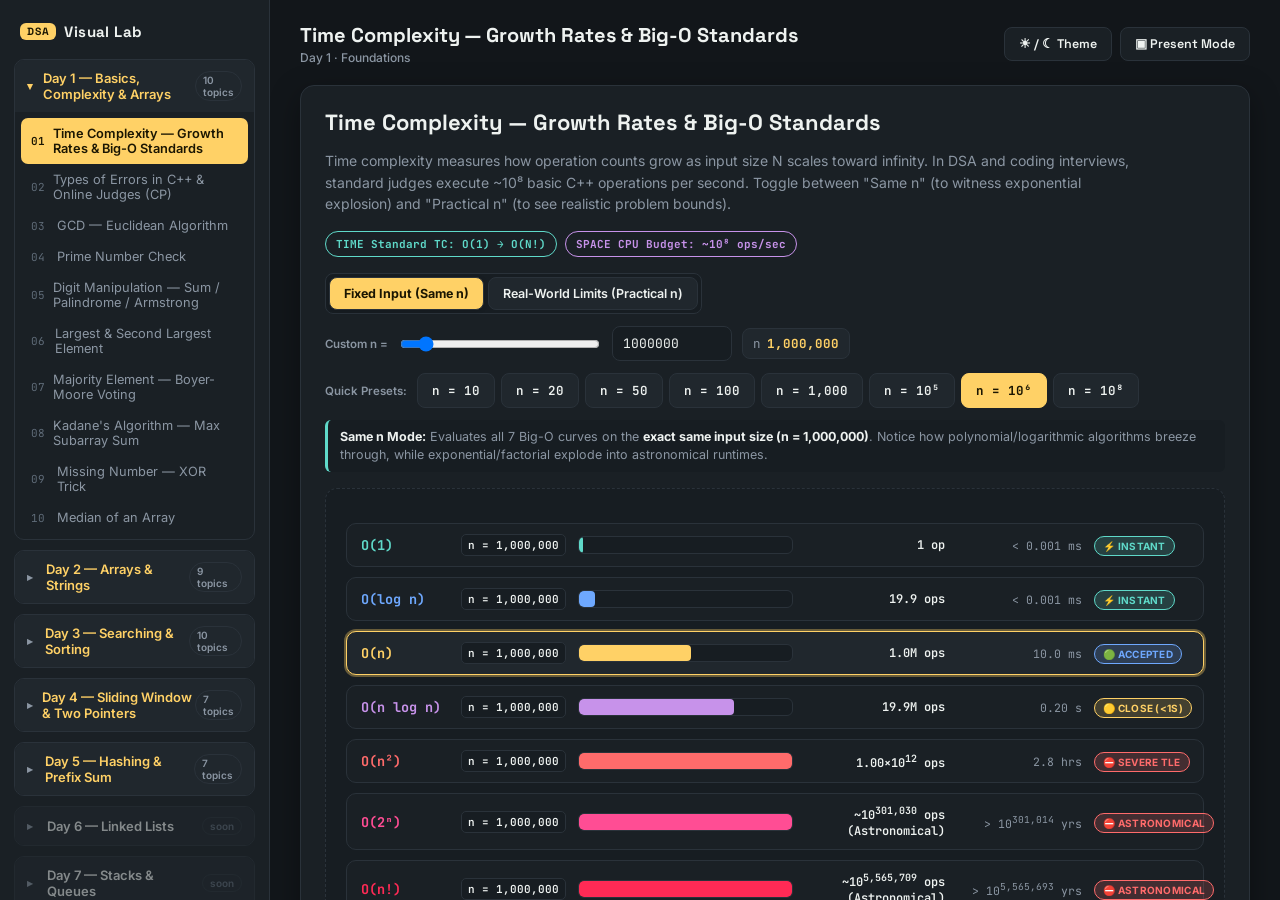
<file: index.html>
<!DOCTYPE html>
<html lang="en" data-theme="dark">
<head>
  <meta charset="UTF-8">
  <meta name="viewport" content="width=device-width, initial-scale=1.0">
  <title>DSA LIVE — Classroom Visual Lab</title>
  <link rel="preconnect" href="https://fonts.googleapis.com">
  <link rel="preconnect" href="https://fonts.gstatic.com" crossorigin>
  <link href="https://fonts.googleapis.com/css2?family=Space+Grotesk:wght@500;600;700&family=Inter:wght@400;500;600;700&family=JetBrains+Mono:wght@400;500;700&display=swap" rel="stylesheet">
  <link rel="stylesheet" href="css/style.css">
</head>
<body>
  <div class="app" id="app">
    <aside class="sidebar" id="sidebar"></aside>
    <main class="main" id="main">
      <header class="topbar">
        <div>
          <h1 id="pageTitle">DSA LIVE</h1>
          <div class="path" id="pagePath">Day 1 · Time Complexity</div>
        </div>
        <div class="topbar-actions">
          <button class="mode-btn" id="themeBtn">☀ / ☾ Theme</button>
          <button class="mode-btn" id="presentBtn">▣ Present Mode</button>
        </div>
      </header>
      <section id="topicRoot"></section>
      <footer class="credits">DSA Visual Lab — expandable classroom tool · built for 9-day / 18-class DSA course</footer>
    </main>
  </div>

  <!-- Core Utilities -->
  <script src="js/utils.js"></script>

  <!-- Day 1 Topic Visualizers -->
  <script src="js/topics/day1/complexity.js"></script>
  <script src="js/topics/day1/errors.js"></script>
  <script src="js/topics/day1/gcd.js"></script>
  <script src="js/topics/day1/prime.js"></script>
  <script src="js/topics/day1/digits.js"></script>
  <script src="js/topics/day1/largest.js"></script>
  <script src="js/topics/day1/majority.js"></script>
  <script src="js/topics/day1/kadane.js"></script>
  <script src="js/topics/day1/missing.js"></script>
  <script src="js/topics/day1/median.js"></script>

  <!-- Day 2 Topic Visualizers -->
  <script src="js/topics/day2/rotate.js"></script>
  <script src="js/topics/day2/reverse.js"></script>
  <script src="js/topics/day2/palindrome.js"></script>
  <script src="js/topics/day2/anagram.js"></script>
  <script src="js/topics/day2/pangram.js"></script>
  <script src="js/topics/day2/isomorphic.js"></script>
  <script src="js/topics/day2/subarrays.js"></script>
  <script src="js/topics/day2/transpose.js"></script>
  <script src="js/topics/day2/set_zero.js"></script>

  <!-- Day 3 Topic Visualizers -->
  <script src="js/topics/day3/linear_search.js"></script>
  <script src="js/topics/day3/binary_search.js"></script>
  <script src="js/topics/day3/peak_element.js"></script>
  <script src="js/topics/day3/count_occurrence.js"></script>
  <script src="js/topics/day3/first_occurrence.js"></script>
  <script src="js/topics/day3/last_occurrence.js"></script>
  <script src="js/topics/day3/rotated_search.js"></script>
  <script src="js/topics/day3/bubble_sort.js"></script>
  <script src="js/topics/day3/selection_sort.js"></script>
  <script src="js/topics/day3/insertion_sort.js"></script>

  <!-- Day 4 Topic Visualizers -->
  <script src="js/topics/day4/max_subarray_k.js"></script>
  <script src="js/topics/day4/longest_distinct.js"></script>
  <script src="js/topics/day4/count_distinct_window.js"></script>
  <script src="js/topics/day4/fruit_basket.js"></script>
  <script src="js/topics/day4/container_water.js"></script>
  <script src="js/topics/day4/sort_01.js"></script>
  <script src="js/topics/day4/two_sum_sorted.js"></script>

  <!-- Day 5 Topic Visualizers -->
  <script src="js/topics/day5/prefix_sum.js"></script>
  <script src="js/topics/day5/max_freq_char.js"></script>
  <script src="js/topics/day5/two_sum.js"></script>
  <script src="js/topics/day5/first_duplicate.js"></script>
  <script src="js/topics/day5/subarray_sum_k.js"></script>
  <script src="js/topics/day5/subarray_div_k.js"></script>
  <script src="js/topics/day5/count_nice_subarrays.js"></script>

  <!-- Course Syllabus Registry -->
  <script src="js/days.js"></script>

  <!-- Application Bootstrap -->
  <script src="js/app.js"></script>

  <!-- Agentation Visual Feedback (Development Only — Never loads or runs in Production) -->
  <script type="module">
    if (typeof window !== 'undefined' && (window.location.hostname === 'localhost' || window.location.hostname === '127.0.0.1')) {
      Promise.all([
        import('https://esm.sh/react@18.3.1'),
        import('https://esm.sh/react-dom@18.3.1/client'),
        import('https://esm.sh/agentation@3?deps=react@18.3.1,react-dom@18.3.1')
      ]).then(([ReactModule, ReactDOMClient, AgentationModule]) => {
        const React = ReactModule.default || ReactModule;
        const { createRoot } = ReactDOMClient;
        const { Agentation } = AgentationModule;
        
        let container = document.getElementById('agentation-root');
        if (!container) {
          container = document.createElement('div');
          container.id = 'agentation-root';
          document.body.appendChild(container);
        }
        createRoot(container).render(React.createElement(Agentation));
      }).catch(() => {});
    }
  </script>
</body>
</html>
</file>
<file: css/style.css>
:root[data-theme="dark"] {
  --bg: #12161a;
  --panel: #1a2025;
  --panel-2: #20272d;
  --stage: #171d22;
  --border: #2a323a;
  --chalk: #eef2f0;
  --muted: #8b96a3;
  --muted-2: #5f6b78;
  --yellow: #ffd166;
  --yellow-ink: #1b1602;
  --teal: #5fd9c9;
  --teal-ink: #04211d;
  --coral: #ff6b6b;
  --coral-ink: #2a0808;
  --blue: #6ea8fe;
  --blue-ink: #081226;
  --purple: #c792ea;
  --purple-ink: #1c0a26;
  --shadow: 0 10px 30px rgba(0, 0, 0, 0.35);
}

:root[data-theme="light"] {
  --bg: #f6f4ee;
  --panel: #ffffff;
  --panel-2: #f1eee3;
  --stage: #fbfaf5;
  --border: #e1dcc9;
  --chalk: #20242a;
  --muted: #655e4d;
  --muted-2: #948c74;
  --yellow: #b5790a;
  --yellow-ink: #fff7e0;
  --teal: #0d8f7f;
  --teal-ink: #e3fbf6;
  --coral: #c4433f;
  --coral-ink: #fdeceb;
  --blue: #2f6fd6;
  --blue-ink: #eaf1ff;
  --purple: #7c48ab;
  --purple-ink: #f5ecfb;
  --shadow: 0 10px 24px rgba(90, 80, 50, 0.12);
}

* {
  box-sizing: border-box;
}

html, body {
  margin: 0;
  padding: 0;
}

body {
  background: var(--bg);
  color: var(--chalk);
  font-family: 'Inter', sans-serif;
  height: 100vh;
  overflow: hidden;
}

code, .mono, .var-v, .var-k, .box-val, .player-count {
  font-family: 'JetBrains Mono', monospace;
}

h1, h2, h3, .brand, .nav-title, .tab-btn, .mode-btn, .pbtn {
  font-family: 'Space Grotesk', sans-serif;
}

/* LAYOUT */
.app {
  display: grid;
  grid-template-columns: 270px 1fr;
  height: 100vh;
}

.app.present {
  grid-template-columns: 0px 1fr;
}

.sidebar {
  background: var(--panel);
  border-right: 1px solid var(--border);
  overflow-y: auto;
  padding: 18px 14px;
  transition: all .25s ease;
}

.app.present .sidebar {
  padding: 0;
  overflow: hidden;
  border-right: none;
}

.main {
  overflow-y: auto;
  padding: 22px 30px 60px;
}

.app.present .main {
  padding: 26px 6vw 60px;
}

.brand {
  font-size: 15px;
  font-weight: 700;
  letter-spacing: .4px;
  color: var(--chalk);
  margin: 4px 6px 18px;
  display: flex;
  align-items: center;
  gap: 8px;
}

.brand-badge {
  background: var(--yellow);
  color: var(--yellow-ink);
  font-size: 10.5px;
  font-weight: 800;
  padding: 2px 7px;
  border-radius: 6px;
  letter-spacing: .8px;
}

.day-block {
  margin-bottom: 10px;
  border: 1px solid var(--border);
  border-radius: 10px;
  overflow: hidden;
  transition: border-color .2s ease;
}

.day-head {
  display: flex;
  align-items: center;
  justify-content: space-between;
  padding: 10px 12px;
  background: var(--panel-2);
  cursor: pointer;
  font-size: 13px;
  font-weight: 600;
  user-select: none;
  transition: background .15s ease, color .15s ease;
}

.day-head:hover {
  background: color-mix(in srgb, var(--yellow) 10%, var(--panel-2));
}

.day-head-title {
  display: flex;
  align-items: center;
  gap: 8px;
}

.day-arrow {
  font-size: 11px;
  color: var(--muted);
  width: 12px;
  display: inline-block;
  transition: color .2s ease;
}

.day-head .badge {
  font-size: 10px;
  padding: 2px 7px;
  border-radius: 20px;
  border: 1px solid var(--border);
  color: var(--muted);
}

.day-block.locked .badge {
  color: var(--muted-2);
}

.day-block.active .day-head {
  color: var(--yellow);
}

.day-block.expanded .day-arrow {
  color: var(--yellow);
}

.day-block:not(.expanded) .topic-list {
  display: none;
}

.topic-list {
  list-style: none;
  margin: 0;
  padding: 6px;
}

.topic-list li {
  padding: 8px 10px;
  border-radius: 7px;
  font-size: 12.8px;
  color: var(--muted);
  cursor: pointer;
  display: flex;
  gap: 8px;
  align-items: center;
}

.topic-list li .num {
  color: var(--muted-2);
  font-family: 'JetBrains Mono', monospace;
  font-size: 11px;
  width: 18px;
}

.topic-list li:hover {
  background: var(--panel-2);
  color: var(--chalk);
}

.topic-list li.active {
  background: var(--yellow);
  color: var(--yellow-ink);
  font-weight: 600;
}

.topic-list li.active .num {
  color: var(--yellow-ink);
}

.day-block.locked {
  opacity: .5;
}

.day-block.locked .topic-list {
  display: none;
}

.day-block.locked .day-head {
  cursor: default;
}

.day-block.locked .day-head:hover {
  background: var(--panel-2);
}

/* TOP BAR */
.topbar {
  display: flex;
  align-items: center;
  justify-content: space-between;
  margin-bottom: 20px;
  gap: 14px;
  flex-wrap: wrap;
}

.topbar h1 {
  font-size: 20px;
  margin: 0;
  font-weight: 700;
}

.topbar .path {
  font-size: 12px;
  color: var(--muted);
  margin-top: 2px;
  font-weight: 500;
}

.topbar-actions {
  display: flex;
  gap: 8px;
}

.mode-btn {
  background: var(--panel);
  border: 1px solid var(--border);
  color: var(--chalk);
  padding: 8px 14px;
  border-radius: 8px;
  font-size: 12.5px;
  font-weight: 600;
  cursor: pointer;
}

.mode-btn.on {
  background: var(--yellow);
  color: var(--yellow-ink);
  border-color: var(--yellow);
}

.mode-btn:hover {
  border-color: var(--yellow);
}

/* TOPIC CARD */
.topic {
  background: var(--panel);
  border: 1px solid var(--border);
  border-radius: 14px;
  padding: 22px 24px;
  box-shadow: var(--shadow);
}

.topic h2 {
  margin: 0 0 4px;
  font-size: 22px;
}

.topic .intuition {
  color: var(--muted);
  font-size: 14px;
  max-width: 820px;
  line-height: 1.55;
  margin-bottom: 16px;
}

.complexity-row {
  display: flex;
  gap: 8px;
  margin-bottom: 16px;
  flex-wrap: wrap;
}

.chip {
  font-size: 11px;
  font-weight: 700;
  padding: 5px 10px;
  border-radius: 20px;
  border: 1px solid var(--border);
  color: var(--muted);
  font-family: 'JetBrains Mono', monospace;
}

.chip.time {
  color: var(--teal);
  border-color: var(--teal);
}

.chip.space {
  color: var(--purple);
  border-color: var(--purple);
}

/* CONTROLS */
.controls {
  display: flex;
  gap: 10px;
  flex-wrap: wrap;
  align-items: center;
  margin-bottom: 16px;
}

.controls input[type=text],
.controls input[type=number] {
  background: var(--stage);
  border: 1px solid var(--border);
  color: var(--chalk);
  padding: 8px 10px;
  border-radius: 8px;
  font-family: 'JetBrains Mono', monospace;
  font-size: 13px;
  width: 150px;
}

.controls .arr-input {
  width: 280px;
}

.controls select {
  background: var(--stage);
  border: 1px solid var(--border);
  color: var(--chalk);
  padding: 8px 10px;
  border-radius: 8px;
  font-size: 12.5px;
}

.controls button {
  background: var(--panel-2);
  border: 1px solid var(--border);
  color: var(--chalk);
  padding: 8px 14px;
  border-radius: 8px;
  font-size: 12.5px;
  font-weight: 600;
  cursor: pointer;
}

.controls button.primary {
  background: var(--teal);
  color: var(--teal-ink);
  border-color: var(--teal);
}

.controls button:hover {
  border-color: var(--yellow);
}

.controls label {
  font-size: 11.5px;
  color: var(--muted);
  font-weight: 600;
}

/* STAGE */
.stage {
  background: var(--stage);
  border: 1px dashed var(--border);
  border-radius: 12px;
  padding: 34px 20px;
  min-height: 190px;
  display: flex;
  flex-direction: column;
  align-items: center;
  justify-content: center;
  gap: 16px;
  margin-bottom: 14px;
}

.boxes {
  display: flex;
  gap: 10px;
  flex-wrap: wrap;
  justify-content: center;
}

.box {
  position: relative;
  min-width: 56px;
  height: 56px;
  border: 2px solid var(--border);
  border-radius: 10px;
  display: flex;
  align-items: center;
  justify-content: center;
  background: var(--panel);
  font-size: 17px;
  font-weight: 700;
  transition: all .25s ease;
}

.box .box-tag {
  position: absolute;
  top: -24px;
  left: 50%;
  transform: translateX(-50%);
  font-size: 11px;
  color: var(--yellow);
  font-weight: 700;
  white-space: nowrap;
}

.box.active {
  border-color: var(--yellow);
  box-shadow: 0 0 0 3px color-mix(in srgb, var(--yellow) 25%, transparent);
  transform: translateY(-3px);
}

.box.compare {
  border-color: var(--blue);
  color: var(--blue);
}

.box.good {
  border-color: var(--teal);
  background: var(--teal-ink);
  color: var(--teal);
}

.box.bad {
  border-color: var(--coral);
  background: var(--coral-ink);
  color: var(--coral);
}

.box.max {
  border-color: var(--yellow);
  background: var(--yellow-ink);
  color: var(--yellow);
}

.box.second {
  border-color: var(--purple);
  background: var(--purple-ink);
  color: var(--purple);
}

.box.dim {
  opacity: .35;
}

.box.range {
  border-style: dashed;
  border-color: var(--teal);
}

.equation {
  font-family: 'JetBrains Mono', monospace;
  font-size: 22px;
  display: flex;
  align-items: center;
  gap: 10px;
  flex-wrap: wrap;
  justify-content: center;
}

.equation .eq-box {
  min-width: 64px;
  padding: 10px 14px;
  border-radius: 10px;
  border: 2px solid var(--border);
  background: var(--panel);
  text-align: center;
}

.equation .op {
  color: var(--muted);
  font-size: 18px;
}

.equation .eq-box.hl {
  border-color: var(--yellow);
  color: var(--yellow);
}

.equation .eq-box.res {
  border-color: var(--teal);
  color: var(--teal);
}

.step-desc {
  font-size: 13.5px;
  color: var(--chalk);
  background: var(--panel-2);
  border-left: 3px solid var(--yellow);
  padding: 9px 14px;
  border-radius: 6px;
  max-width: 720px;
  text-align: center;
}

.decision {
  font-size: 13px;
  color: var(--muted);
  text-align: center;
}

.decision b {
  color: var(--chalk);
}

/* PLAYER */
.player {
  margin-bottom: 16px;
}

.player-row {
  display: flex;
  align-items: center;
  gap: 10px;
  background: var(--panel-2);
  border: 1px solid var(--border);
  border-radius: 10px;
  padding: 8px 12px;
  flex-wrap: wrap;
}

.pbtn {
  background: var(--panel);
  border: 1px solid var(--border);
  color: var(--chalk);
  width: 34px;
  height: 34px;
  border-radius: 8px;
  cursor: pointer;
  font-size: 13px;
}

.pbtn:hover {
  border-color: var(--yellow);
  color: var(--yellow);
}

.pbtn-play {
  width: 40px;
  background: var(--yellow);
  color: var(--yellow-ink);
  border-color: var(--yellow);
}

.player-progress {
  flex: 1;
  display: flex;
  align-items: center;
  gap: 10px;
  min-width: 160px;
}

.player-bar {
  flex: 1;
  height: 6px;
  background: var(--border);
  border-radius: 6px;
  overflow: hidden;
}

.player-fill {
  height: 100%;
  background: var(--yellow);
  width: 0%;
  transition: width .2s;
}

.player-count {
  font-size: 11.5px;
  color: var(--muted);
  white-space: nowrap;
}

.player-speed {
  display: flex;
  align-items: center;
  gap: 6px;
}

.player-speed label {
  font-size: 11px;
  color: var(--muted);
}

/* VARS */
.vars-panel {
  display: flex;
  gap: 8px;
  flex-wrap: wrap;
  margin-bottom: 16px;
}

.var-tag {
  background: var(--panel-2);
  border: 1px solid var(--border);
  border-radius: 8px;
  padding: 6px 10px;
  font-size: 12.5px;
  display: flex;
  gap: 6px;
}

.var-k {
  color: var(--muted);
}

.var-v {
  color: var(--yellow);
  font-weight: 700;
}

/* TABS */
.tabs {
  display: flex;
  gap: 6px;
  border-bottom: 1px solid var(--border);
  margin-bottom: 12px;
}

.tab-btn {
  background: none;
  border: none;
  color: var(--muted);
  padding: 9px 4px;
  font-size: 12.5px;
  font-weight: 600;
  cursor: pointer;
  border-bottom: 2px solid transparent;
  margin-right: 14px;
}

.tab-btn.active {
  color: var(--yellow);
  border-color: var(--yellow);
}

.tab-panel {
  display: none;
}

.tab-panel.active {
  display: block;
}

/* CODE PANELS & VS CODE THEME */
.code-wrap {
  position: relative;
  border: 1px solid var(--border);
  border-radius: 10px;
  overflow: hidden;
  box-shadow: 0 4px 16px rgba(0, 0, 0, 0.2);
}

.code-header {
  display: flex;
  justify-content: space-between;
  align-items: center;
  background: #181c20;
  padding: 8px 14px;
  border-bottom: 1px solid #282f38;
}

:root[data-theme="light"] .code-header {
  background: #24292e;
  border-bottom: 1px solid #373e47;
}

.code-lang-tag {
  font-size: 11.5px;
  font-family: 'JetBrains Mono', monospace;
  font-weight: 700;
  color: var(--muted);
  letter-spacing: .5px;
  display: flex;
  align-items: center;
  gap: 6px;
}

.code-lang-tag::before {
  content: "";
  display: inline-block;
  width: 7px;
  height: 7px;
  border-radius: 50%;
  background: var(--teal);
}

.copy-btn {
  background: #283038;
  border: 1px solid #3d4754;
  color: #c5d1de;
  font-size: 11px;
  font-family: 'Inter', sans-serif;
  font-weight: 600;
  padding: 4px 11px;
  border-radius: 6px;
  cursor: pointer;
  transition: all .15s ease;
}

.copy-btn:hover {
  color: var(--yellow);
  border-color: var(--yellow);
  background: #323d47;
}

.vscode-theme {
  background: #1a1e24 !important;
  color: #d4d4d4 !important;
  font-family: 'JetBrains Mono', monospace;
  padding: 16px 18px !important;
  font-size: 12.8px;
  line-height: 1.68;
  margin: 0;
  border: none !important;
  border-radius: 0 !important;
  overflow-x: auto;
}

:root[data-theme="light"] .vscode-theme {
  background: #1e242c !important;
  color: #e6edf3 !important;
}

.syn-comment { color: #6a9955; font-style: italic; }
.syn-string { color: #ce9178; }
.syn-type { color: #4ec9b0; font-weight: 600; }
.syn-kw { color: #c586c0; font-weight: 600; }
.syn-builtin { color: #4fc1ff; }
.syn-func { color: #dcdcaa; }
.syn-num { color: #b5cea8; }
.syn-op { color: #9cdcfe; }

pre {
  background: var(--stage);
  border: 1px solid var(--border);
  border-radius: 10px;
  padding: 16px;
  overflow-x: auto;
  font-size: 12.5px;
  line-height: 1.6;
  margin: 0;
}

.pseudo {
  white-space: pre-line;
  font-family: 'JetBrains Mono', monospace;
  font-size: 13px;
  line-height: 1.9;
  color: var(--chalk);
  background: var(--stage);
  padding: 16px 18px;
  border-radius: 10px;
  border: 1px solid var(--border);
}

/* TIME COMPLEXITY VISUALIZER & METRICS */
.cx-controls-group {
  display: flex;
  flex-direction: column;
  gap: 12px;
  width: 100%;
}

.cx-toolbar {
  display: flex;
  align-items: center;
  justify-content: space-between;
  gap: 12px;
  flex-wrap: wrap;
}

.cx-mode-toggle {
  display: inline-flex;
  background: var(--stage);
  border: 1px solid var(--border);
  border-radius: 8px;
  padding: 3px;
  gap: 4px;
}

.cx-mode-btn {
  background: none;
  border: none;
  color: var(--muted);
  font-family: 'Inter', sans-serif;
  font-size: 12px;
  font-weight: 600;
  padding: 5px 12px;
  border-radius: 6px;
  cursor: pointer;
  transition: all .15s ease;
}

.cx-mode-btn:hover {
  color: var(--chalk);
}

.cx-mode-btn.active {
  background: var(--yellow);
  color: var(--yellow-ink);
  font-weight: 700;
  box-shadow: 0 1px 4px rgba(0, 0, 0, 0.15);
}

.cx-presets {
  display: flex;
  align-items: center;
  gap: 6px;
  flex-wrap: wrap;
}

.cx-presets label {
  font-size: 11.5px;
  color: var(--muted);
  font-weight: 600;
  margin-right: 4px;
}

.preset-btn {
  background: var(--panel-2);
  border: 1px solid var(--border);
  color: var(--muted);
  font-family: 'JetBrains Mono', monospace;
  font-size: 11.5px;
  font-weight: 600;
  padding: 4px 10px;
  border-radius: 6px;
  cursor: pointer;
  transition: all .15s ease;
}

.preset-btn:hover {
  color: var(--chalk);
  border-color: var(--yellow);
}

.preset-btn.active {
  background: var(--yellow);
  color: var(--yellow-ink);
  border-color: var(--yellow);
  font-weight: 700;
}

.cx-mode-desc {
  font-size: 12.5px;
  color: var(--muted);
  background: var(--stage);
  border-left: 3px solid var(--teal);
  padding: 8px 12px;
  border-radius: 6px;
  line-height: 1.45;
}

.cx-mode-desc b {
  color: var(--chalk);
}

.cx-chart {
  width: 100%;
  max-width: 920px;
  display: flex;
  flex-direction: column;
  gap: 10px;
}

.cx-row {
  display: grid;
  grid-template-columns: 88px 105px 1fr 140px 125px 95px;
  align-items: center;
  gap: 12px;
  padding: 10px 14px;
  background: var(--panel);
  border: 1px solid var(--border);
  border-radius: 10px;
  cursor: pointer;
  transition: all .2s ease;
}

.cx-row:hover {
  border-color: var(--yellow);
  background: var(--panel-2);
}

.cx-row.selected {
  border-color: var(--yellow);
  box-shadow: 0 0 0 2px color-mix(in srgb, var(--yellow) 35%, transparent);
  background: var(--panel-2);
}

.cx-badge {
  font-family: 'JetBrains Mono', monospace;
  font-size: 13.5px;
  font-weight: 700;
}

.cx-n-tag {
  font-family: 'JetBrains Mono', monospace;
  font-size: 11px;
  font-weight: 600;
  color: var(--chalk);
  background: var(--stage);
  border: 1px solid var(--border);
  padding: 3px 6px;
  border-radius: 5px;
  white-space: nowrap;
  text-align: center;
}

.cx-bar-track {
  background: var(--stage);
  border-radius: 6px;
  height: 18px;
  overflow: hidden;
  border: 1px solid var(--border);
}

.cx-bar-fill {
  height: 100%;
  border-radius: 4px;
  transition: width .25s ease-out;
}

.cx-ops {
  text-align: right;
  font-family: 'JetBrains Mono', monospace;
  font-size: 12px;
  color: var(--chalk);
  font-weight: 600;
}

.cx-time {
  text-align: right;
  font-family: 'JetBrains Mono', monospace;
  font-size: 11.5px;
  color: var(--muted);
}

.cx-verdict {
  display: inline-flex;
  align-items: center;
  justify-content: center;
  font-size: 10px;
  font-weight: 700;
  padding: 3px 8px;
  border-radius: 12px;
  letter-spacing: .3px;
  text-transform: uppercase;
  white-space: nowrap;
}

.verdict-instant {
  background: color-mix(in srgb, var(--teal) 18%, transparent);
  color: var(--teal);
  border: 1px solid var(--teal);
}

.verdict-pass {
  background: color-mix(in srgb, var(--blue) 18%, transparent);
  color: var(--blue);
  border: 1px solid var(--blue);
}

.verdict-risky {
  background: color-mix(in srgb, var(--yellow) 18%, transparent);
  color: var(--yellow);
  border: 1px solid var(--yellow);
}

.verdict-tle {
  background: color-mix(in srgb, var(--coral) 18%, transparent);
  color: var(--coral);
  border: 1px solid var(--coral);
}

/* TC DEEP DIVE INSPECTOR */
.tc-inspector {
  margin-top: 16px;
  background: var(--panel-2);
  border: 1px solid var(--border);
  border-radius: 12px;
  padding: 20px 22px;
  max-width: 900px;
  width: 100%;
  box-sizing: border-box;
}

.tc-inspector-head {
  display: flex;
  align-items: center;
  justify-content: space-between;
  margin-bottom: 14px;
  flex-wrap: wrap;
  gap: 10px;
}

.tc-inspector-title {
  font-size: 17px;
  font-weight: 700;
  font-family: 'Space Grotesk', sans-serif;
  display: flex;
  align-items: center;
  gap: 10px;
}

.tc-inspector-tag {
  font-size: 11px;
  font-weight: 700;
  padding: 2px 8px;
  border-radius: 6px;
  background: var(--panel);
  border: 1px solid var(--border);
}

.tc-grid {
  display: grid;
  grid-template-columns: repeat(auto-fit, minmax(250px, 1fr));
  gap: 12px;
  margin-bottom: 14px;
}

.tc-card {
  background: var(--panel);
  border: 1px solid var(--border);
  border-radius: 9px;
  padding: 12px 14px;
}

.tc-card-label {
  font-size: 11px;
  font-weight: 700;
  color: var(--muted);
  text-transform: uppercase;
  letter-spacing: .5px;
  margin-bottom: 5px;
}

.tc-card-value {
  font-size: 13.5px;
  color: var(--chalk);
  line-height: 1.55;
}

.tc-card-value b {
  color: var(--yellow);
}

.tc-benchmarks {
  display: grid;
  grid-template-columns: repeat(auto-fit, minmax(170px, 1fr));
  gap: 10px;
  background: var(--stage);
  border: 1px solid var(--border);
  border-radius: 9px;
  padding: 12px 16px;
  margin-bottom: 14px;
}

.tc-bench-item {
  display: flex;
  flex-direction: column;
  gap: 3px;
}

.tc-bench-lbl {
  font-size: 11px;
  color: var(--muted);
}

.tc-bench-val {
  font-family: 'JetBrains Mono', monospace;
  font-size: 13.5px;
  font-weight: 700;
  color: var(--chalk);
}

/* CONSTRAINTS TABLE */
.tc-cheat-table {
  width: 100%;
  border-collapse: collapse;
  font-size: 13px;
  margin-top: 4px;
}

.tc-cheat-table th,
.tc-cheat-table td {
  padding: 10px 14px;
  text-align: left;
  border-bottom: 1px solid var(--border);
}

.tc-cheat-table th {
  background: var(--stage);
  color: var(--muted);
  font-size: 11.5px;
  text-transform: uppercase;
  letter-spacing: .5px;
  font-weight: 700;
}

.tc-cheat-table tr:hover td {
  background: var(--stage);
}

.tc-cheat-table code {
  font-size: 12.5px;
  font-weight: 700;
}

/* ERROR LAB & CP DEBUGGING STYLES */
.err-filter-bar {
  display: flex;
  gap: 6px;
  flex-wrap: wrap;
  margin-bottom: 12px;
}

.err-filter-btn {
  background: var(--panel-2);
  border: 1px solid var(--border);
  color: var(--muted);
  font-size: 11.5px;
  font-weight: 600;
  padding: 5px 11px;
  border-radius: 6px;
  cursor: pointer;
  transition: all .15s ease;
}

.err-filter-btn:hover {
  color: var(--chalk);
  border-color: var(--yellow);
}

.err-filter-btn.active {
  background: var(--yellow);
  color: var(--yellow-ink);
  border-color: var(--yellow);
  font-weight: 700;
}

.err-selector-grid {
  display: grid;
  grid-template-columns: repeat(auto-fill, minmax(210px, 1fr));
  gap: 10px;
  width: 100%;
  max-width: 920px;
  margin-bottom: 16px;
}

.err-card {
  background: var(--panel);
  border: 1px solid var(--border);
  border-radius: 9px;
  padding: 12px 14px;
  cursor: pointer;
  transition: all .2s ease;
  display: flex;
  flex-direction: column;
  gap: 6px;
}

.err-card:hover {
  border-color: var(--yellow);
  background: var(--panel-2);
  transform: translateY(-2px);
}

.err-card.active {
  border-color: var(--yellow);
  background: var(--panel-2);
  box-shadow: 0 0 0 2px color-mix(in srgb, var(--yellow) 35%, transparent);
}

.err-card-header {
  display: flex;
  align-items: center;
  justify-content: space-between;
  gap: 6px;
}

.err-tag-badge {
  font-size: 10px;
  font-weight: 700;
  padding: 2px 7px;
  border-radius: 10px;
  text-transform: uppercase;
  letter-spacing: .4px;
}

.err-tag-ce { background: color-mix(in srgb, var(--yellow) 20%, transparent); color: var(--yellow); border: 1px solid var(--yellow); }
.err-tag-re { background: color-mix(in srgb, var(--coral) 20%, transparent); color: var(--coral); border: 1px solid var(--coral); }
.err-tag-tle { background: color-mix(in srgb, var(--purple) 20%, transparent); color: var(--purple); border: 1px solid var(--purple); }
.err-tag-mle { background: color-mix(in srgb, var(--blue) 20%, transparent); color: var(--blue); border: 1px solid var(--blue); }
.err-tag-wa { background: color-mix(in srgb, var(--coral) 20%, transparent); color: var(--coral); border: 1px solid var(--coral); }

.err-card-title {
  font-size: 13px;
  font-weight: 700;
  color: var(--chalk);
}

.err-card-desc {
  font-size: 11.5px;
  color: var(--muted);
  line-height: 1.4;
}

.err-detail-box {
  background: var(--panel-2);
  border: 1px solid var(--border);
  border-radius: 12px;
  padding: 20px 22px;
  width: 100%;
  max-width: 920px;
  box-sizing: border-box;
}

.err-head {
  display: flex;
  align-items: center;
  justify-content: space-between;
  margin-bottom: 14px;
  flex-wrap: wrap;
  gap: 10px;
}

.err-title {
  font-size: 17px;
  font-weight: 700;
  font-family: 'Space Grotesk', sans-serif;
  display: flex;
  align-items: center;
  gap: 8px;
}

.err-code-split {
  display: grid;
  grid-template-columns: 1fr 1fr;
  gap: 12px;
  margin-bottom: 16px;
}

@media (max-width: 820px) {
  .err-code-split {
    grid-template-columns: 1fr;
  }
}

.err-terminal {
  background: #0d1117;
  border: 1px solid #30363d;
  border-radius: 9px;
  overflow: hidden;
  font-family: 'JetBrains Mono', monospace;
  font-size: 12px;
  margin-bottom: 16px;
}

.err-terminal-header {
  background: #161b22;
  padding: 8px 12px;
  display: flex;
  align-items: center;
  justify-content: space-between;
  border-bottom: 1px solid #30363d;
}

.err-terminal-dots {
  display: flex;
  gap: 6px;
}

.err-dot {
  width: 10px;
  height: 10px;
  border-radius: 50%;
}
.err-dot.red { background: #ff5f56; }
.err-dot.yellow { background: #ffbd2e; }
.err-dot.green { background: #27c93f; }

.err-terminal-body {
  padding: 14px 16px;
  color: #c9d1d9;
  line-height: 1.6;
  white-space: pre-wrap;
}

.err-terminal-body .term-err { color: #ff7b72; font-weight: 700; }
.err-terminal-body .term-warn { color: #d29922; }
.err-terminal-body .term-ok { color: #7ee787; font-weight: 700; }
.err-terminal-body .term-hint { color: #58a6ff; }
.err-terminal-body .term-dim { color: #8b949e; }

.err-actions {
  display: flex;
  gap: 10px;
  margin-bottom: 16px;
  flex-wrap: wrap;
}

.err-btn-sim {
  background: var(--coral-ink);
  color: var(--coral);
  border: 1px solid var(--coral);
  padding: 7px 14px;
  border-radius: 7px;
  font-size: 12.5px;
  font-weight: 600;
  cursor: pointer;
  transition: all .15s ease;
}

.err-btn-sim:hover {
  background: var(--coral);
  color: var(--coral-ink);
}

.err-btn-fix {
  background: var(--teal-ink);
  color: var(--teal);
  border: 1px solid var(--teal);
  padding: 7px 14px;
  border-radius: 7px;
  font-size: 12.5px;
  font-weight: 600;
  cursor: pointer;
  transition: all .15s ease;
}

.err-btn-fix:hover {
  background: var(--teal);
  color: var(--teal-ink);
}

@media (max-width: 768px) {
  .cx-row {
    grid-template-columns: 80px 85px 1fr 90px;
  }
  .cx-time, .cx-verdict {
    display: none;
  }
}

/* PRACTICE */
.practice-grid {
  display: grid;
  grid-template-columns: repeat(auto-fit, minmax(200px, 1fr));
  gap: 10px;
}

.practice-card {
  border: 1px solid var(--border);
  border-radius: 10px;
  padding: 12px 14px;
  background: var(--panel-2);
}

.practice-card .lvl {
  font-size: 10.5px;
  font-weight: 700;
  letter-spacing: .4px;
  padding: 2px 8px;
  border-radius: 20px;
  display: inline-block;
  margin-bottom: 6px;
}

.practice-grid {
  display: grid;
  grid-template-columns: repeat(auto-fill, minmax(280px, 1fr));
  gap: 14px;
  margin-top: 10px;
}

.practice-card {
  background: var(--stage);
  border: 1px solid var(--border);
  border-radius: 10px;
  padding: 14px 16px;
  display: flex;
  flex-direction: column;
  justify-content: space-between;
  transition: all 0.2s ease;
  position: relative;
  overflow: hidden;
}

.practice-card:hover {
  border-color: var(--yellow);
  transform: translateY(-2px);
  box-shadow: 0 6px 18px rgba(0,0,0,0.35);
}

.practice-card-top {
  display: flex;
  align-items: center;
  justify-content: space-between;
  gap: 8px;
  margin-bottom: 10px;
}

.practice-badge {
  font-size: 10.5px;
  font-weight: 700;
  padding: 3px 8px;
  border-radius: 20px;
  letter-spacing: 0.2px;
}

.practice-badge-batch {
  background: rgba(46, 213, 115, 0.15);
  color: #2ed573;
  border: 1px solid rgba(46, 213, 115, 0.35);
}

.practice-badge-gfg {
  background: rgba(84, 160, 255, 0.12);
  color: #54a0ff;
  border: 1px solid rgba(84, 160, 255, 0.25);
}

.lvl {
  font-size: 10px;
  font-weight: 800;
  padding: 2px 7px;
  border-radius: 4px;
  letter-spacing: 0.5px;
}

.lvl-basic, .lvl.basic {
  background: rgba(164, 176, 190, 0.15);
  color: #a4b0be;
  border: 1px solid #747d8c;
}

.lvl-easy, .lvl.easy {
  background: rgba(46, 213, 115, 0.15);
  color: #2ed573;
  border: 1px solid #2ed573;
}

.lvl-medium, .lvl.medium, .lvl.core {
  background: rgba(255, 177, 66, 0.15);
  color: #ffb142;
  border: 1px solid #ffb142;
}

.lvl-hard, .lvl.hard, .lvl.challenge {
  background: rgba(255, 82, 82, 0.15);
  color: #ff5252;
  border: 1px solid #ff5252;
}

.practice-title {
  color: var(--chalk);
  text-decoration: none;
  font-size: 14px;
  font-weight: 700;
  line-height: 1.35;
  display: flex;
  align-items: center;
  justify-content: space-between;
  gap: 8px;
  margin-bottom: 8px;
}

.practice-title:hover {
  color: var(--yellow);
}

.practice-title .ext-icon {
  opacity: 0.6;
  flex-shrink: 0;
  transition: opacity 0.15s;
}

.practice-title:hover .ext-icon {
  opacity: 1;
  stroke: var(--yellow);
}

.practice-card .co {
  font-size: 11.5px;
  color: var(--muted);
  line-height: 1.4;
  margin-top: 4px;
}

.practice-card .co b {
  color: var(--chalk);
  font-weight: 600;
}

.practice-statement {
  font-size: 12px;
  color: var(--muted);
  line-height: 1.55;
  background: rgba(255, 255, 255, 0.03);
  border-left: 2px solid var(--border);
  padding: 6px 10px;
  border-radius: 0 6px 6px 0;
  margin: 6px 0 4px;
}

.practice-hint {
  font-size: 11px;
  color: var(--yellow);
  background: rgba(255, 209, 102, 0.08);
  border-left: 2px solid var(--yellow);
  padding: 4px 8px;
  border-radius: 0 4px 4px 0;
  margin-top: 8px;
}

.ask-box {
  font-size: 13px;
  background: var(--panel-2);
  border: 1px dashed var(--border);
  border-radius: 8px;
  padding: 10px 14px;
  margin-top: 10px;
  color: var(--muted);
}

.ask-box b {
  color: var(--yellow);
}

footer.credits {
  text-align: center;
  color: var(--muted-2);
  font-size: 11px;
  margin-top: 24px;
}

::-webkit-scrollbar {
  width: 9px;
  height: 9px;
}

::-webkit-scrollbar-thumb {
  background: var(--border);
  border-radius: 10px;
}

/* MATRIX VISUALIZER STYLES */
.matrix-grid {
  display: flex;
  flex-direction: column;
  gap: 8px;
  align-items: center;
  justify-content: center;
}

.matrix-row {
  display: flex;
  gap: 8px;
  align-items: center;
  justify-content: center;
}

.matrix-cell {
  position: relative;
  width: 54px;
  height: 54px;
  border: 2px solid var(--border);
  border-radius: 9px;
  background: var(--panel);
  display: flex;
  align-items: center;
  justify-content: center;
  font-family: 'JetBrains Mono', monospace;
  font-size: 16px;
  font-weight: 700;
  color: var(--chalk);
  transition: all .2s ease;
}

.matrix-cell .matrix-pos {
  position: absolute;
  top: 3px;
  left: 4px;
  font-size: 9px;
  color: var(--muted-2);
  font-family: 'JetBrains Mono', monospace;
  font-weight: 500;
}

.matrix-cell.matrix-diag {
  border-color: var(--purple);
  background: color-mix(in srgb, var(--purple) 12%, var(--panel));
  color: var(--chalk);
}

.matrix-cell.matrix-active {
  border-color: var(--yellow);
  box-shadow: 0 0 0 3px color-mix(in srgb, var(--yellow) 25%, transparent);
  transform: translateY(-2px);
  color: var(--yellow);
}

.matrix-cell.matrix-compare {
  border-color: var(--blue);
  color: var(--blue);
}

.matrix-cell.matrix-good {
  border-color: var(--teal);
  background: var(--teal-ink);
  color: var(--teal);
}

.matrix-cell.matrix-zero {
  border-color: var(--coral);
  color: var(--coral);
}

.matrix-cell.matrix-marker-bin {
  border-style: dashed;
  border-color: var(--muted);
}

.matrix-cell.matrix-zero-marker {
  border-color: var(--yellow);
  background: var(--yellow-ink);
  color: var(--yellow);
  box-shadow: 0 0 0 2px var(--yellow);
}

.matrix-grid.interactive .matrix-cell {
  cursor: pointer;
}

.matrix-grid.interactive .matrix-cell:hover {
  border-color: var(--yellow);
  transform: scale(1.05);
}

@media (max-width: 880px) {
  .app {
    grid-template-columns: 1fr;
  }
  .sidebar {
    display: none;
  }
}
</file>
